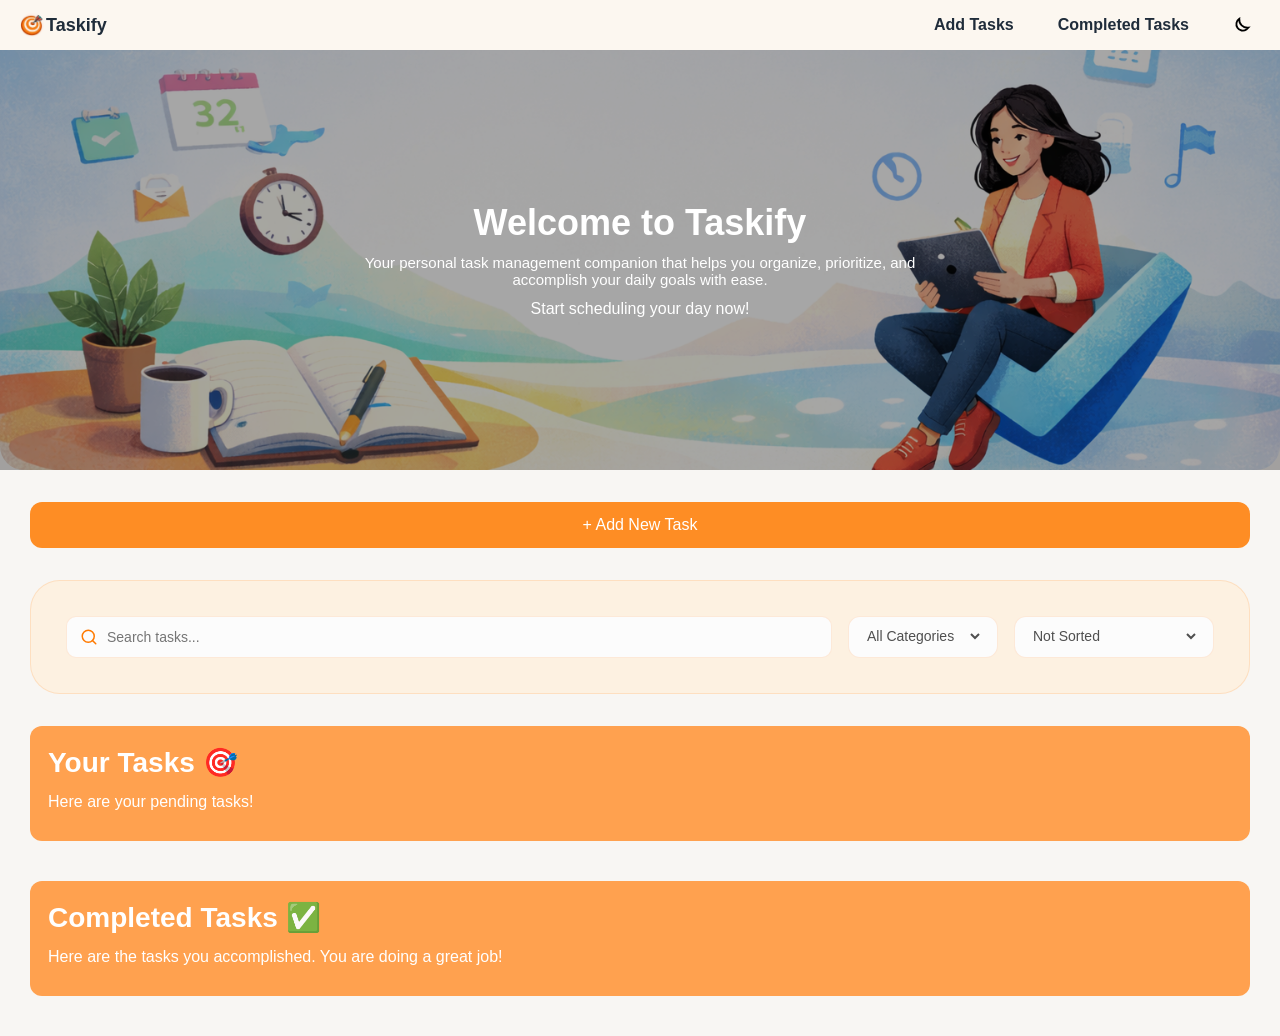
<file: index.html>
<!DOCTYPE html>
<html lang="en">
<head>
  <title>To-Do List</title>
  <link rel="stylesheet" href="styles.css">
</head>
<body>
  <div class="header">
    <div class="left-section">
      <img src="photo_2025-12-23_10-38-54.jpg" class="logo">
      <span>Taskify</span>
    </div>
    <div class="right-section">
      <nav class="nav">
        <a href="#addTaskBtn">Add Tasks</a>
        <a href="#completedTasks">Completed Tasks</a>
      </nav>
      <button class="theme-toggle" id="themeToggle" aria-label="Toggle theme">
        <svg width="22" height="22" viewBox="0 0 24 24" fill="none">
          <path d="M21 12.79A9 9 0 0111.21 3
                   7 7 0 1019 14.79z"
                stroke="currentColor"
                stroke-width="2"/>
        </svg>
      </button>
    </div>
  </div>
  <section class="start">
    <img class="start-image" src="Background image.png" alt="Hero background">
    <div class="hero-text">
      <h1>Welcome to Taskify</h1>
      <p>Your personal task management companion that helps you organize,
         prioritize, and accomplish your daily goals with ease.</p>
      <span>Start scheduling your day now!</span>
    </div>
  </section>
  <div class="add-task">
    <button class="add-task-btn" id="addTaskBtn">&#43; Add New Task</button>
  </div>
  <div class="modal-overlay" id="taskModal">
    <div class="modal">
      <button class="close-modal" id="closeModal">&times;</button>

      <h2>Create New Task</h2>

      <form class="task-form">
        <div class="form-group">
          <label>Title *</label>
          <input type="text" placeholder="Enter task title" class="input-text" required>
        </div>

        <div class="form-group">
          <label>Description</label>
          <textarea placeholder="Enter task description"></textarea>
        </div>

        <div class="form-row">
          <div class="form-group">
            <label>Category *</label>
            <select required>
              <option value="">Select category</option>
              <option>Work</option>
              <option>Personal</option>
              <option>Health</option>
              <option>Shopping</option>
              <option>Other</option>
            </select>
          </div>

          <div class="form-group">
            <label>Due Date *</label>
            <input type="date" required>
          </div>
        </div>

        <div class="form-actions">
          <button type="submit" class="create-btn">Create Task</button>
          <button type="button" class="cancel-btn" id="cancelBtn">Cancel</button>
        </div>
      </form>
    </div>
  </div>

  <div class="search-section">
    <div class="search-wrapper">
      <svg
        class="search-icon"
        xmlns="http://www.w3.org/2000/svg"
        width="18"
        height="18"
        viewBox="0 0 24 24"
        fill="none"
        stroke="#ff7a00"
        stroke-width="2"
        stroke-linecap="round"
        stroke-linejoin="round"
      >
      <circle cx="11" cy="11" r="8"></circle>
      <line x1="21" y1="21" x2="16.65" y2="16.65"></line>
      </svg>

      <input type="text" placeholder="Search tasks..." class="search">
    </div>
    
    <div class="all-categories">
            <label class="task-categories"></label>
            <select class="category-select">
              <option>All Categories</option>
              <option>Work</option>
              <option>Personal</option>
              <option>Health</option>
              <option>Shopping</option>
              <option>Other</option>
            </select>
    </div>
    <div class="sorting">
            <label class="sort"></label>
            <select class="category-select">
              <option>Not Sorted</option>
              <option>Due Date (Earliest)</option>
              <option>Due Date (Latest)</option>
              <option>Title(A-Z)</option>
              <option>Title(Z-A)</option>
            </select>
    </div>
  </div>
  <section class="show-tasks">
    <p class="section-header">Your Tasks 🎯</p>
    <p class="description">Here are your pending tasks!</p>
  </section>
  <div class="show-tasks" id="completedTasks">
    <p class="section-header">Completed Tasks ✅</p>
    <p class="description">Here are the tasks you accomplished. You are doing a great job!</p>
  </div>
</body>

<script src="script.js"></script>
</html>
</file>
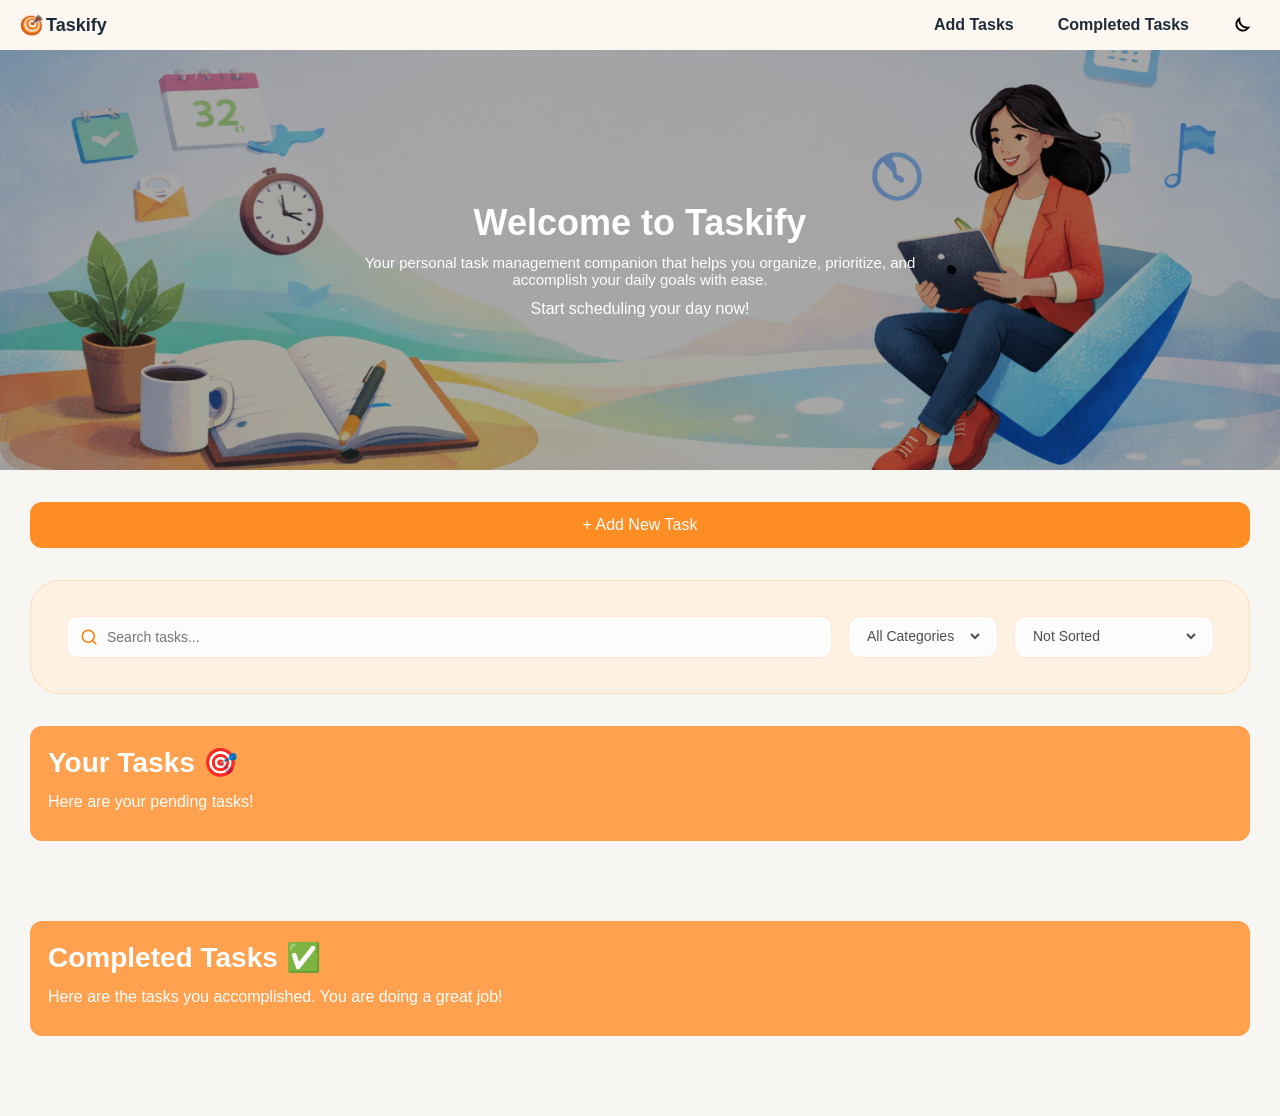
<file: public/index.html>
<!DOCTYPE html>
<html lang="en">
<head>
  <title>To-Do List</title>
  <link rel="stylesheet" href="styles.css">
</head>
<body>
  <div class="header">
    <div class="left-section">
      <img src="images/photo_2025-12-23_10-38-54.jpg" class="logo">
      <span>Taskify</span>
    </div>
    <div class="right-section">
      <nav class="nav">
        <a href="#addTaskBtn">Add Tasks</a>
        <a href="#completedTasks">Completed Tasks</a>
      </nav>
      <button class="theme-toggle" id="themeToggle" aria-label="Toggle theme">
        <svg width="22" height="22" viewBox="0 0 24 24" fill="none">
          <path d="M21 12.79A9 9 0 0111.21 3
                   7 7 0 1019 14.79z"
                stroke="currentColor"
                stroke-width="2"/>
        </svg>
      </button>
    </div>
  </div>
  <section class="start">
    <img class="start-image" src="images/Background image.png" alt="Hero background">
    <div class="hero-text">
      <h1>Welcome to Taskify</h1>
      <p>Your personal task management companion that helps you organize,
         prioritize, and accomplish your daily goals with ease.</p>
      <span>Start scheduling your day now!</span>
    </div>
  </section>
  <div class="add-task">
    <button class="add-task-btn" id="addTaskBtn">&#43; Add New Task</button>
  </div>
  <div class="modal-overlay" id="taskModal">
    <div class="modal">
      <button class="close-modal" id="closeModal">&times;</button>

      <h2>Create New Task</h2>

      <form class="task-form">
        <div class="form-group">
          <label>Title *</label>
          <input type="text" placeholder="Enter task title" class="input-text" required>
        </div>

        <div class="form-group">
          <label>Description</label>
          <textarea placeholder="Enter task description"></textarea>
        </div>

        <div class="form-row">
          <div class="form-group">
            <label>Category *</label>
            <select required>
              <option value="">Select category</option>
              <option>Work</option>
              <option>Personal</option>
              <option>Health</option>
              <option>Shopping</option>
              <option>Other</option>
            </select>
          </div>

          <div class="form-group">
            <label>Due Date *</label>
            <input type="date" required>
          </div>
        </div>

        <div class="form-actions">
          <button type="submit" class="create-btn">Create Task</button>
          <button type="button" class="cancel-btn" id="cancelBtn">Cancel</button>
        </div>
      </form>
    </div>
  </div>

  <div class="search-section">
    <div class="search-wrapper">
      <svg
        class="search-icon"
        xmlns="http://www.w3.org/2000/svg"
        width="18"
        height="18"
        viewBox="0 0 24 24"
        fill="none"
        stroke="#ff7a00"
        stroke-width="2"
        stroke-linecap="round"
        stroke-linejoin="round"
      >
      <circle cx="11" cy="11" r="8"></circle>
      <line x1="21" y1="21" x2="16.65" y2="16.65"></line>
      </svg>

      <input type="text" placeholder="Search tasks..." class="search">
    </div>
    
    <div class="all-categories">
            <label class="task-categories"></label>
            <select class="category-select">
              <option>All Categories</option>
              <option>Work</option>
              <option>Personal</option>
              <option>Health</option>
              <option>Shopping</option>
              <option>Other</option>
            </select>
    </div>
    <div class="sorting">
            <label class="sort"></label>
            <select class="category-select">
              <option>Not Sorted</option>
              <option>Due Date (Earliest)</option>
              <option>Due Date (Latest)</option>
              <option>Title(A-Z)</option>
              <option>Title(Z-A)</option>
            </select>
    </div>
  </div>
  <section class="show-tasks">
    <p class="section-header">Your Tasks 🎯</p>
    <p class="description">Here are your pending tasks!</p>
  </section>
   <div id="taskList" class="tasks-container"></div>

  <div class="show-tasks" id="completedTasks">
    <p class="section-header">Completed Tasks ✅</p>
    <p class="description">Here are the tasks you accomplished. You are doing a great job!</p>
  </div>
  <div id="completedList" class="tasks-container"></div>
</body>

<script src="script.js"></script>
</html>
</file>
<file: styles.css>
* {
  margin: 0;
  padding: 0;
  box-sizing: border-box;
  font-family: "Poppins", Arial, sans-serif;
}

body {
  background-color: #f8f6f3;
  color: #333;
}

.header {
  display: flex;
  justify-content: space-between;
  align-items: center;
  padding: 16px 20px;
  background-color: #fcf7f0;
  box-shadow: 0 2px 8px rgba(0, 0, 0, 0.08);
  height: 50px;
}

.left-section {
  display: flex;
  align-items: center; 
  gap: 2px;
}

.logo {
  height: 24px;
  width: 24px;
  border-radius: 15px;
  margin-right: 0;
}

.header span {
  color: rgb(31, 44, 58);
  font-weight: 550;
  font-size: 18px;
  margin-left: 0;
}

.right-section {
  display: flex;
  align-items: center;
  gap: 24px;
}

.nav {
  display: flex;
  gap: 24px;        
}

.nav a {
  text-decoration: none;
  color: rgb(31, 44, 58);
  font-weight: 550;
  padding: 6px 10px;
  border-radius: 6px;
  transition: color 0.2s ease, background-color 0.2s ease;
}

.nav a:hover {
  background-color: rgb(251, 236, 212);
  color: #ff7a00;
}

.start {
  position: relative;
  height: 420px;
}

.start-image {
  width: 100%;
  height: 420px;
  object-fit: cover;
  border-radius: 0 0 24px 24px;
}

.hero-text {
  position: absolute;
  inset: 0;
  display: flex;
  flex-direction: column;
  justify-content: center;
  align-items: center;
  text-align: center;
  color: white;
  background: rgba(0,0,0,0.35);
  height: 420px;
}

.hero-text h1 {
  font-size: 36px;
  margin-bottom: 10px;
}

.hero-text p {
  max-width: 600px;
  font-size: 15px;
  margin-bottom: 12px;
}

.theme-toggle {
  background: none;
  border: none;
  cursor: pointer;
  padding: 6px;
  display: flex;
  align-items: center;
  padding-right: 9px;
  padding-top: 9px;
  border-radius: 100px;
  transition: all 0.2s ease;
}

.theme-toggle:hover {
  background-color: rgb(251, 236, 212);
  border: 1px solid #fac898;
  transform: scale(1.05); 
  box-shadow: 0 4px 12px rgba(18,18,18,0.12);
}

.add-task {
  display: flex;
  justify-content: center;
  margin: 32px 0;
}

.add-task-btn {
  background-color: #fe8d24;
  color: white;
  border: none;
  padding: 14px 28px;
  border-radius: 12px;
  font-size: 16px;
  cursor: pointer;
  width: 100%;
  margin-right: 30px;
  margin-left: 30px;
  transition: all 0.2s ease;
}

.add-task-btn:hover {
  background-color: #e96d00;
  transform: scale(1.01); 
  box-shadow: 0 4px 12px rgba(18,18,18,0.12);
}

.modal-overlay {
  position: fixed;
  inset: 0;
  background: rgba(0, 0, 0, 0.45);
  display: none;
  align-items: center;
  justify-content: center;
  z-index: 1000;
}

.modal-overlay.active {
  display: flex;
}

.modal {
  background: #fff;
  width: 90%;
  max-width: 900px;
  padding: 32px;
  border-radius: 24px;
  position: relative;
  box-shadow: 0 20px 40px rgba(0, 0, 0, 0.2);
}

.modal h2 {
  margin-bottom: 20px;
  font-size: 24px;
  color: #834001;
}

/* Close button */
.close-modal {
  position: absolute;
  top: 20px;
  right: 20px;
  background: none;
  border: none;
  font-size: 28px;
  cursor: pointer;
  width: 30px;
  border-radius: 15px;
}

.close-modal:hover {
  background: #fddfc5;
  transform: scale(1.05); 
  box-shadow: 0 4px 12px rgba(18,18,18,0.12);
}

/* Form */
.task-form {
  display: flex;
  flex-direction: column;
  gap: 20px;
}

.form-group {
  display: flex;
  flex-direction: column;
  gap: 6px;
}


.form-group input,
.form-group textarea,
.form-group select {
  padding: 12px 14px;
  border-radius: 10px;
  border-radius: 10px;
  border: 0.5px solid rgba(193, 100, 23, 0.2);
  font-size: 14px;
  background-color: #fcfcfc;
  color: rgb(79, 79, 79);
}

.form-group textarea {
  resize: none;
  min-height: 90px;
}

.form-row {
  display: flex;
  gap: 20px;
}

/* Buttons */
.form-actions {
  display: flex;
  gap: 16px;
  margin-top: 10px;
}

.create-btn {
  background: #ff7a00;
  color: white;
  border: none;
  padding: 12px 26px;
  border-radius: 12px;
  font-size: 14px;
  cursor: pointer;
  transition: all 0.2s ease;
}

.cancel-btn {
  background: white;
  color: #181818;
  border: 1px solid rgba(255, 153, 69, 0.2);
  padding: 12px 26px;
  border-radius: 12px;
  cursor: pointer;
  transition: all 0.2s ease;
}

.create-btn:hover {
  background: #e96d00;
  transform: scale(1.05); 
  box-shadow: 0 4px 12px rgba(18,18,18,0.12);
}

.cancel-btn:hover {
  background: #f4f4f4;
  transform: scale(1.05); 
  box-shadow: 0 4px 12px rgba(18,18,18,0.12);
}
.search-section {
  display: flex;
  flex: 1;
  gap: 16px;
  padding: 0 40px;
  margin-bottom: 32px;
  background-color: #fdf1e1;
  border: 0.5px solid rgba(253, 148, 62, 0.2);
  margin-left: 30px;
  margin-right: 30px;
  padding: 35px;
  border-radius: 30px;
}

.search-wrapper {
  position: relative;
  flex: 1;
}

.search-icon {
  position: absolute;
  left: 14px;
  top: 50%;
  transform: translateY(-50%);
  pointer-events: none; 
}

.search-wrapper input {
  width: 100%;
  padding: 12px 12px 12px 40px; 
  border-radius: 10px;
  border: 0.5px solid rgba(255, 153, 69, 0.2);
  font-size: 14px;
  background-color: #fcfcfc;
}

.search-wrapper input:focus,
.search-wrapper input:focus-visible {
  outline: none;
  border-color: rgba(255, 153, 69, 0.2);
}

.all-categories {
  width: 150px;
}

.all-categories, .sorting {
  padding: 10px 14px;
  border-radius: 12px;
  border: 1px solid rgba(255, 153, 69, 0.2);
  background-color: #fcfcfc;
}

.sorting {
  width: 200px;
}

.category-select {
  width: 100%;
  border: none;
  outline: none;
  background: transparent;
  cursor: pointer;
  font-size: 14px;
  color: rgb(79, 79, 79);
}

.show-tasks {
  margin-bottom: 40px;
  background: #ffa14f;
  color: white;
  padding: 20px 18px;
  border-radius: 12px;
  display: flex;
  flex-direction: column; 
  gap: 4px;
  justify-content: space-between;
  align-items: right;
  margin-left: 30px;
  margin-right: 30px;
}

.section-header {
  font-size: 28px;
  font-weight: bold;
  margin-bottom: 10px;
}

.description {
  display: block;
  margin-bottom: 10px;
}
</file>
<file: public/styles.css>
* {
  margin: 0;
  padding: 0;
  box-sizing: border-box;
  font-family: "Poppins", Arial, sans-serif;
}

body {
  background-color: #f8f6f3;
  color: #333;
}

body.dark-mode {
  background-color: #121212;
  color: #f0f0f0;
}

body.dark-mode .task-card {
  background-color: #1f1f1f;
  border-color: #333;
}

.header {
  display: flex;
  justify-content: space-between;
  align-items: center;
  padding: 16px 20px;
  background-color: #fcf7f0;
  box-shadow: 0 2px 8px rgba(0, 0, 0, 0.08);
  height: 50px;
}

body.dark-mode .header {
  background-color: #1a1a1a;
  color: #f0f0f0;
}

body.dark-mode .nav a {
  color: #f0f0f0;
}

body.dark-mode .nav a:hover {
  background-color: #333;
  color: #ff7a00;
}

.left-section {
  display: flex;
  align-items: center; 
  gap: 2px;
}

.logo {
  height: 24px;
  width: 24px;
  border-radius: 15px;
  margin-right: 0;
}

.header span {
  color: rgb(31, 44, 58);
  font-weight: 550;
  font-size: 18px;
  margin-left: 0;
}

body.dark-mode .header span {
  color: #f0f0f0;
}

.right-section {
  display: flex;
  align-items: center;
  gap: 24px;
}

.nav {
  display: flex;
  gap: 24px;        
}

.nav a {
  text-decoration: none;
  color: rgb(31, 44, 58);
  font-weight: 550;
  padding: 6px 10px;
  border-radius: 6px;
  transition: color 0.2s ease, background-color 0.2s ease;
}

.nav a:hover {
  background-color: rgb(251, 236, 212);
  color: #ff7a00;
}

.start {
  position: relative;
  height: 420px;
}

.start-image {
  width: 100%;
  height: 420px;
  object-fit: cover;
  border-radius: 0 0 24px 24px;
}

.hero-text {
  position: absolute;
  inset: 0;
  display: flex;
  flex-direction: column;
  justify-content: center;
  align-items: center;
  text-align: center;
  color: white;
  background: rgba(0,0,0,0.35);
  height: 420px;
}

.hero-text h1 {
  font-size: 36px;
  margin-bottom: 10px;
}

.hero-text p {
  max-width: 600px;
  font-size: 15px;
  margin-bottom: 12px;
}

.theme-toggle {
  background: none;
  border: none;
  cursor: pointer;
  padding: 6px;
  display: flex;
  align-items: center;
  padding-right: 9px;
  padding-top: 9px;
  border-radius: 100px;
  transition: all 0.2s ease;
}

.theme-toggle:hover {
  background-color: rgb(251, 236, 212);
  border: 1px solid #fac898;
  transform: scale(1.05); 
  box-shadow: 0 4px 12px rgba(18,18,18,0.12);
}

.add-task {
  display: flex;
  justify-content: center;
  margin: 32px 0;
}

.add-task-btn {
  background-color: #fe8d24;
  color: white;
  border: none;
  padding: 14px 28px;
  border-radius: 12px;
  font-size: 16px;
  cursor: pointer;
  width: 100%;
  margin-right: 30px;
  margin-left: 30px;
  transition: all 0.2s ease;
}

.add-task-btn:hover {
  background-color: #e96d00;
  transform: scale(1.01); 
  box-shadow: 0 4px 12px rgba(18,18,18,0.12);
}

.modal-overlay {
  position: fixed;
  inset: 0;
  background: rgba(0, 0, 0, 0.45);
  display: none;
  align-items: center;
  justify-content: center;
  z-index: 1000;
}

.modal-overlay.active {
  display: flex;
}

.modal {
  background: #fff;
  width: 90%;
  max-width: 900px;
  padding: 32px;
  border-radius: 24px;
  position: relative;
  box-shadow: 0 20px 40px rgba(0, 0, 0, 0.2);
}

.modal h2 {
  margin-bottom: 20px;
  font-size: 24px;
  color: #834001;
}

/* Close button */
.close-modal {
  position: absolute;
  top: 20px;
  right: 20px;
  background: none;
  border: none;
  font-size: 28px;
  cursor: pointer;
  width: 30px;
  border-radius: 15px;
}

.close-modal:hover {
  background: #fddfc5;
  transform: scale(1.05); 
  box-shadow: 0 4px 12px rgba(18,18,18,0.12);
}

/* Form */
.task-form {
  display: flex;
  flex-direction: column;
  gap: 20px;
}

.form-group {
  display: flex;
  flex-direction: column;
  gap: 6px;
}


.form-group input,
.form-group textarea,
.form-group select {
  padding: 12px 14px;
  border-radius: 10px;
  border-radius: 10px;
  border: 0.5px solid rgba(193, 100, 23, 0.2);
  font-size: 14px;
  background-color: #fcfcfc;
  color: rgb(79, 79, 79);
}

.form-group textarea {
  resize: none;
  min-height: 90px;
}

.form-row {
  display: flex;
  gap: 20px;
}

/* Buttons */
.form-actions {
  display: flex;
  gap: 16px;
  margin-top: 10px;
}

.create-btn {
  background: #ff7a00;
  color: white;
  border: none;
  padding: 12px 26px;
  border-radius: 12px;
  font-size: 14px;
  cursor: pointer;
  transition: all 0.2s ease;
}

.cancel-btn {
  background: white;
  color: #181818;
  border: 1px solid rgba(255, 153, 69, 0.2);
  padding: 12px 26px;
  border-radius: 12px;
  cursor: pointer;
  transition: all 0.2s ease;
}

.create-btn:hover {
  background: #e96d00;
  transform: scale(1.05); 
  box-shadow: 0 4px 12px rgba(18,18,18,0.12);
}

.cancel-btn:hover {
  background: #f4f4f4;
  transform: scale(1.05); 
  box-shadow: 0 4px 12px rgba(18,18,18,0.12);
}
.search-section {
  display: flex;
  flex: 1;
  gap: 16px;
  padding: 0 40px;
  margin-bottom: 32px;
  background-color: #fdf1e1;
  border: 0.5px solid rgba(253, 148, 62, 0.2);
  margin-left: 30px;
  margin-right: 30px;
  padding: 35px;
  border-radius: 30px;
}

.search-wrapper {
  position: relative;
  flex: 1;
}

.search-icon {
  position: absolute;
  left: 14px;
  top: 50%;
  transform: translateY(-50%);
  pointer-events: none; 
}

.search-wrapper input {
  width: 100%;
  padding: 12px 12px 12px 40px; 
  border-radius: 10px;
  border: 0.5px solid rgba(255, 153, 69, 0.2);
  font-size: 14px;
  background-color: #fcfcfc;
}

.search-wrapper input:focus,
.search-wrapper input:focus-visible {
  outline: none;
  border-color: rgba(255, 153, 69, 0.2);
}

.all-categories {
  width: 150px;
}

.all-categories, .sorting {
  padding: 10px 14px;
  border-radius: 12px;
  border: 1px solid rgba(255, 153, 69, 0.2);
  background-color: #fcfcfc;
}

.sorting {
  width: 200px;
}

.category-select {
  width: 100%;
  border: none;
  outline: none;
  background: transparent;
  cursor: pointer;
  font-size: 14px;
  color: rgb(79, 79, 79);
}

.show-tasks {
  margin-bottom: 40px;
  background: #ffa14f;
  color: white;
  padding: 20px 18px;
  border-radius: 12px;
  display: flex;
  flex-direction: column; 
  gap: 4px;
  justify-content: space-between;
  align-items: right;
  margin-left: 30px;
  margin-right: 30px;
}

.section-header {
  font-size: 28px;
  font-weight: bold;
  margin-bottom: 10px;
}

.description {
  display: block;
  margin-bottom: 10px;
}

.tasks-container {
  margin: 0 30px 40px;
  display: flex;
  flex-direction: column;
  gap: 16px;
}

.task-card {
  background: #ffffff;
  border-radius: 16px;
  padding: 20px;
  border: 2px solid #ff7a00;
  display: flex;
  flex-direction: column;
  gap: 10px;
}

.task-card h3 {
  font-size: 18px;
  font-weight: 600;
}

.task-card p {
  font-size: 14px;
  color: #555;
}

.task-card span {
  font-size: 13px;
  color: #ff7a00;
  font-weight: 500;
}

.task-actions {
  display: flex;
  justify-content: space-between;
  align-items: center;
  margin-top: 10px;
}

.delete-btn {
  background: transparent;
  border: none;
  color: #ff7a00;
  font-weight: 600;
  cursor: pointer;
}
</file>
